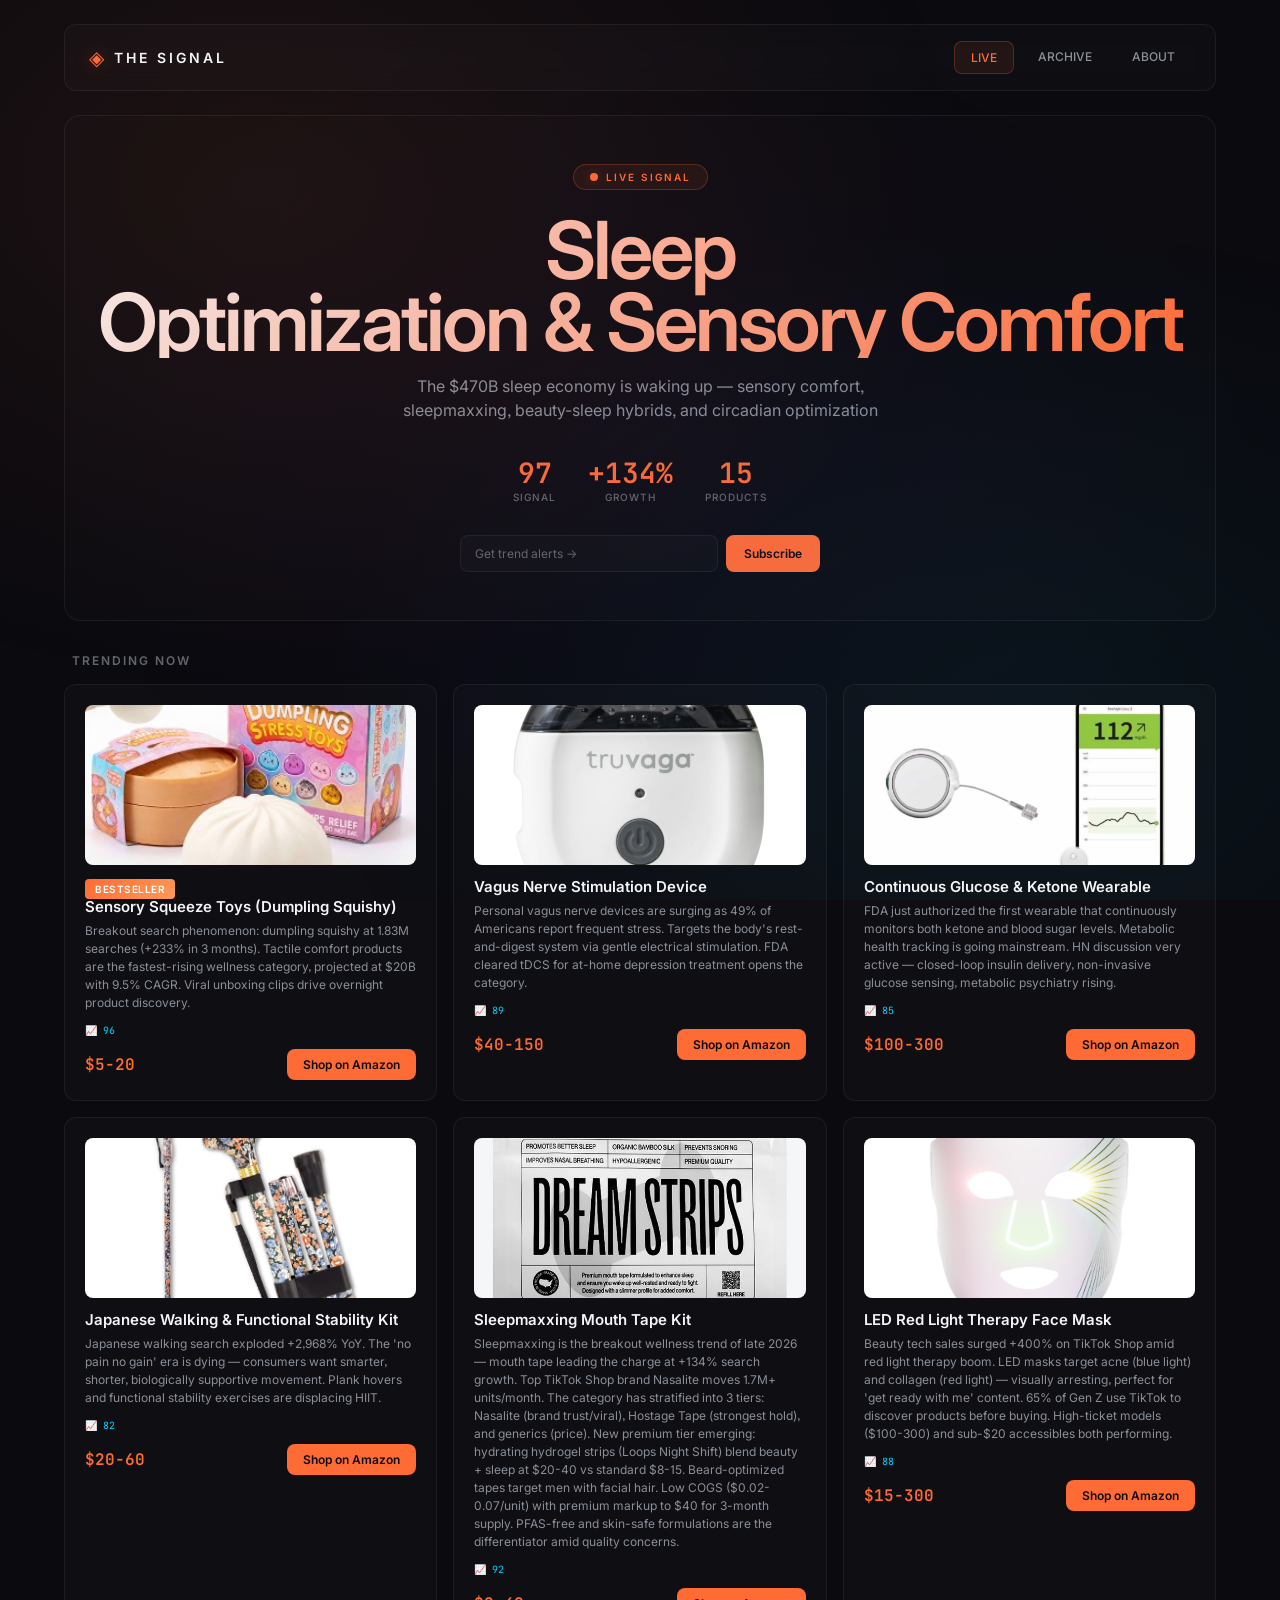
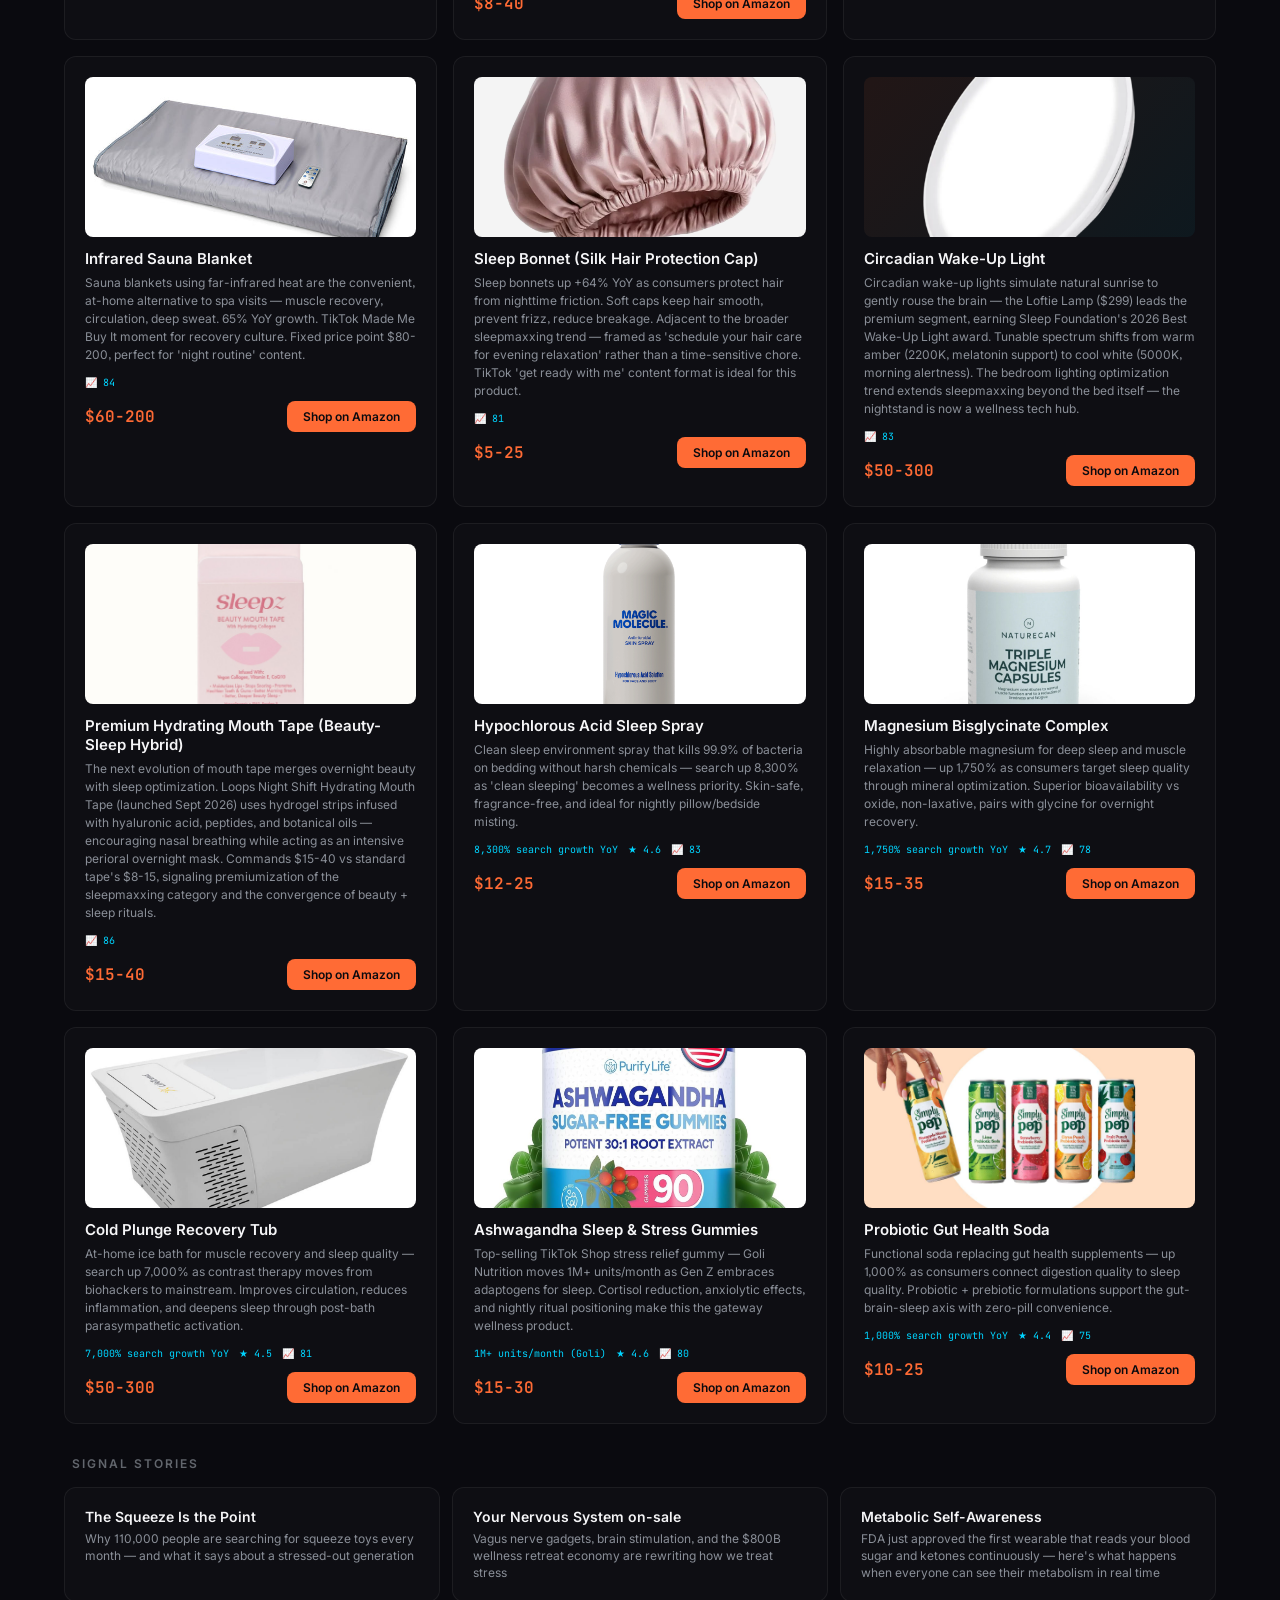
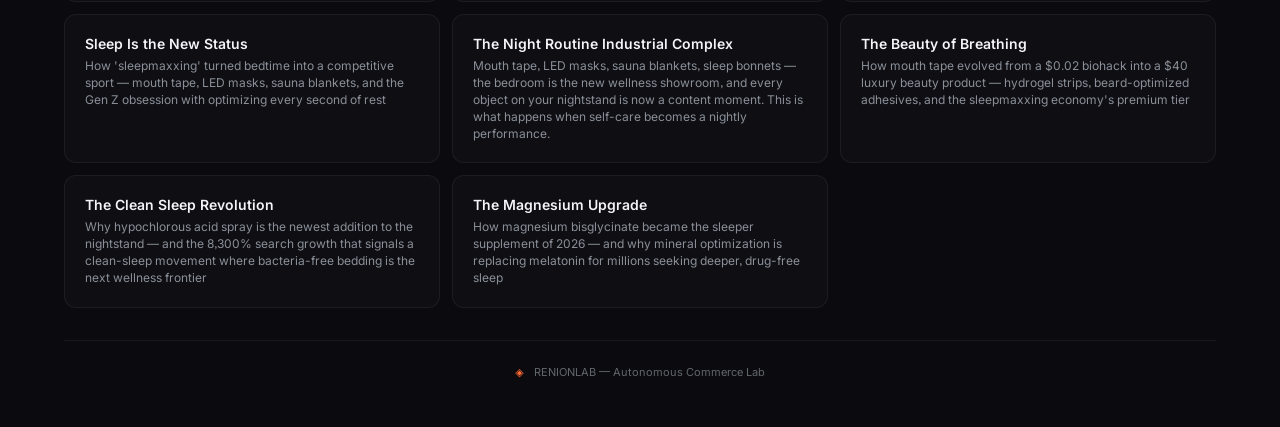
<file: website/index.html>
<!DOCTYPE html>
<html lang="en">
<head>
    <meta charset="UTF-8">
    <meta name="viewport" content="width=device-width, initial-scale=1.0">
    <title>The Signal — Discover What's Trending</title>
    <meta name="description" content="Real-time trend discovery. See what's emerging before it peaks.">
    <link rel="preconnect" href="https://fonts.googleapis.com">
    <link rel="preconnect" href="https://fonts.gstatic.com" crossorigin>
    <link href="https://fonts.googleapis.com/css2?family=Inter:opsz,wght@14..32,400;14..32,510;14..32,590;14..32,600&family=JetBrains+Mono:wght@400;510&display=swap" rel="stylesheet">
    <link rel="stylesheet" href="css/style.css">
</head>
<body>
    <div id="app">
        <div class="ambient"></div>
        
        <header class="header">
            <div class="logo">
                <span class="logo-mark">◈</span>
                <span class="logo-text">THE SIGNAL</span>
            </div>
            <nav class="nav">
                <a href="#" class="nav-link active">LIVE</a>
                <a href="#" class="nav-link">ARCHIVE</a>
                <a href="#" class="nav-link">ABOUT</a>
            </nav>
        </header>

        <section class="hero">
            <div class="hero-badge">
                <span class="badge-pulse"></span>
                <span class="badge-text">LIVE SIGNAL</span>
            </div>
            <h1 class="hero-title">Sleep<br>Optimization</h1>
            <p class="hero-subtitle">The $470B sleep economy is waking up. Here's what's trending right now.</p>
            <div class="hero-metrics">
                <div class="metric">
                    <span class="metric-value">94</span>
                    <span class="metric-label">SIGNAL</span>
                </div>
                <div class="metric">
                    <span class="metric-value">+134%</span>
                    <span class="metric-label">GROWTH</span>
                </div>
                <div class="metric">
                    <span class="metric-value">15</span>
                    <span class="metric-label">PRODUCTS</span>
                </div>
            </div>
            <div class="email-capture">
                <input type="email" class="email-input" placeholder="Get trend alerts →">
                <button class="email-btn">Subscribe</button>
            </div>
        </section>

        <section class="trending">
            <h2 class="section-heading">TRENDING NOW</h2>
            <div class="products" id="products-grid">
                <!-- Products injected by JS -->
            </div>
        </section>

        <section class="stories">
            <h2 class="section-heading">SIGNAL STORIES</h2>
            <div class="stories-list" id="stories-list">
                <!-- Stories injected by JS -->
            </div>
        </section>

        <footer class="footer">
            <span class="footer-mark">◈</span>
            <span>RENIONLAB — Autonomous Commerce Lab</span>
        </footer>
    </div>

    <script src="js/main.js"></script>
</body>
</html>
</file>
<file: website/css/style.css>
/* === THE SIGNAL — Commercial CSS === */

:root {
    --bg: #0a0a0f;
    --bg-card: rgba(255,255,255,0.02);
    --bg-elevated: rgba(255,255,255,0.04);
    --fg: #f5f5f7;
    --fg-muted: #8a8f98;
    --fg-subtle: #62666d;
    --accent: #ff6b35;
    --accent-glow: rgba(255,107,53,0.3);
    --accent2: #00d4ff;
    --accent3: #7b2ff7;
    --border: rgba(255,255,255,0.06);
    --border-accent: rgba(255,107,53,0.25);
    --font: 'Inter', system-ui, sans-serif;
    --mono: 'JetBrains Mono', monospace;
    --radius: 8px;
    --radius-lg: 12px;
    --radius-xl: 16px;
}

* { margin: 0; padding: 0; box-sizing: border-box; }

body {
    background: var(--bg);
    color: var(--fg);
    font-family: var(--font);
    font-feature-settings: "cv01", "ss03";
    -webkit-font-smoothing: antialiased;
    min-height: 100vh;
    overflow-x: hidden;
}

/* === AMBIENT BACKGROUND === */

.ambient {
    position: fixed; inset: 0; z-index: 0;
    background: 
        radial-gradient(ellipse at 20% 20%, rgba(255,107,53,0.08) 0%, transparent 50%),
        radial-gradient(ellipse at 80% 80%, rgba(0,212,255,0.05) 0%, transparent 50%),
        radial-gradient(ellipse at 50% 50%, rgba(123,47,247,0.03) 0%, transparent 70%);
    pointer-events: none;
}

#app {
    position: relative; z-index: 1;
    max-width: 1200px;
    margin: 0 auto;
    padding: 24px;
}

/* === HEADER === */

.header {
    display: flex; align-items: center;
    justify-content: space-between;
    padding: 16px 24px;
    background: rgba(255,255,255,0.02);
    border: 1px solid var(--border);
    border-radius: var(--radius-lg);
    backdrop-filter: blur(12px);
    margin-bottom: 24px;
}
.logo { display: flex; align-items: center; gap: 10px; }
.logo-mark {
    font-size: 20px; color: var(--accent);
    text-shadow: 0 0 20px var(--accent-glow);
    animation: pulse 2s ease-in-out infinite;
}
.logo-text {
    font-size: 14px; font-weight: 600;
    letter-spacing: 3px;
}
.nav { display: flex; gap: 8px; }
.nav-link {
    font-size: 12px; font-weight: 510;
    color: var(--fg-muted); text-decoration: none;
    padding: 8px 16px;
    border-radius: var(--radius);
    transition: all 0.2s ease;
}
.nav-link:hover { color: var(--fg); background: var(--bg-card); }
.nav-link.active {
    color: var(--accent);
    background: rgba(255,107,53,0.08);
    border: 1px solid var(--border-accent);
}

/* === HERO === */

.hero {
    padding: 48px 32px;
    text-align: center;
    background: rgba(255,255,255,0.01);
    border: 1px solid var(--border);
    border-radius: var(--radius-xl);
    margin-bottom: 32px;
}
.hero-badge {
    display: inline-flex; align-items: center; gap: 8px;
    padding: 6px 16px;
    background: rgba(255,107,53,0.08);
    border: 1px solid var(--border-accent);
    border-radius: 9999px;
    margin-bottom: 24px;
}
.badge-pulse {
    width: 8px; height: 8px;
    background: var(--accent); border-radius: 50%;
    box-shadow: 0 0 12px var(--accent-glow);
    animation: pulse 1.5s ease-in-out infinite;
}
.badge-text {
    font-size: 10px; font-weight: 600;
    color: var(--accent); text-transform: uppercase;
    letter-spacing: 2px;
}
.hero-title {
    font-size: clamp(48px, 8vw, 80px); font-weight: 600;
    line-height: 0.9; letter-spacing: -3px;
    margin-bottom: 16px;
    background: linear-gradient(135deg, var(--fg) 0%, var(--accent) 100%);
    -webkit-background-clip: text;
    -webkit-text-fill-color: transparent;
    background-clip: text;
}
.hero-subtitle {
    font-size: 16px; color: var(--fg-muted);
    max-width: 500px; margin: 0 auto 32px;
    line-height: 1.5;
}
.hero-metrics {
    display: flex; justify-content: center; gap: 32px;
    margin-bottom: 32px;
}
.metric {
    display: flex; flex-direction: column; align-items: center;
}
.metric-value {
    font-size: 28px; font-weight: 600;
    color: var(--accent);
    font-family: var(--mono);
}
.metric-label {
    font-size: 10px; font-weight: 510;
    color: var(--fg-subtle); text-transform: uppercase;
    letter-spacing: 1px;
}
.email-capture {
    display: flex; gap: 8px;
    max-width: 360px; margin: 0 auto;
}
.email-input {
    flex: 1;
    padding: 10px 14px;
    background: var(--bg-card);
    border: 1px solid var(--border);
    border-radius: var(--radius);
    color: var(--fg);
    font-size: 12px;
    font-family: var(--font);
    outline: none;
    transition: border-color 0.2s ease;
}
.email-input::placeholder { color: var(--fg-subtle); }
.email-input:focus { border-color: var(--border-accent); }
.email-btn {
    padding: 10px 18px;
    background: var(--accent);
    border: none;
    border-radius: var(--radius);
    color: var(--bg);
    font-size: 12px;
    font-weight: 590;
    cursor: pointer;
    transition: background 0.2s ease;
    font-family: var(--font);
    white-space: nowrap;
}
.email-btn:hover { background: var(--accent-hover, #ff8a56); }

/* === TRENDING PRODUCTS === */

.section-heading {
    font-size: 12px; font-weight: 600;
    color: var(--fg-subtle); text-transform: uppercase;
    letter-spacing: 2px;
    margin-bottom: 16px;
    padding-left: 8px;
}
.products {
    display: grid;
    grid-template-columns: repeat(auto-fill, minmax(280px, 1fr));
    gap: 16px;
    margin-bottom: 32px;
}
.product {
    background: var(--bg-card);
    border: 1px solid var(--border);
    border-radius: var(--radius-lg);
    padding: 20px;
    transition: all 0.3s ease;
    cursor: pointer;
    position: relative;
    overflow: hidden;
}
.product::before {
    content: '';
    position: absolute; top: 0; left: 0; right: 0; height: 2px;
    background: linear-gradient(90deg, var(--accent), var(--accent2));
    opacity: 0;
    transition: opacity 0.3s ease;
}
.product:hover {
    background: var(--bg-elevated);
    border-color: rgba(255,255,255,0.1);
    transform: translateY(-4px);
    box-shadow: 0 12px 40px rgba(0,0,0,0.4);
}
.product:hover::before { opacity: 1; }
.product-image {
    width: 100%;
    height: 160px;
    overflow: hidden;
    border-radius: var(--radius);
    margin-bottom: 12px;
    background: linear-gradient(135deg, rgba(255,107,53,0.08), rgba(0,212,255,0.05));
}
.product-image img {
    width: 100%;
    height: 100%;
    object-fit: cover;
    object-position: center;
    display: block;
}
.product-tag {
    font-size: 10px; font-weight: 600;
    padding: 4px 10px;
    border-radius: 4px;
    text-transform: uppercase;
    letter-spacing: 0.5px;
}
.tag-hot {
    background: linear-gradient(135deg, #ff6b35, #ff9a56);
    color: white;
}
.tag-trend {
    background: linear-gradient(135deg, #00d4ff, #33ddff);
    color: white;
}
.tag-new {
    background: linear-gradient(135deg, #7b2ff7, #b47cff);
    color: white;
}
.tag-top {
    background: linear-gradient(135deg, #ffe66d, #ff9a56);
    color: #0a0a0f;
}
.product-name {
    font-size: 15px; font-weight: 600;
    margin-bottom: 6px;
}
.product-desc {
    font-size: 12px; color: var(--fg-muted);
    line-height: 1.5;
    margin-bottom: 12px;
}
.product-proof {
    display: flex; gap: 10px; align-items: center;
    margin-bottom: 12px;
    font-size: 10px;
    font-family: var(--mono);
}
.proof-item {
    color: var(--accent2);
}
.product-meta {
    display: flex; justify-content: space-between; align-items: center;
}
.product-price {
    font-size: 16px; font-weight: 600;
    color: var(--accent);
    font-family: var(--mono);
}
.product-cta {
    font-size: 12px; font-weight: 590;
    color: var(--bg); text-decoration: none;
    padding: 8px 16px;
    background: var(--accent);
    border-radius: var(--radius);
    transition: all 0.2s ease;
}
.product-cta:hover {
    background: var(--accent-hover, #ff8a56);
}

/* === STORIES === */

.stories {
    margin-bottom: 32px;
}
.stories-list {
    display: grid;
    grid-template-columns: repeat(auto-fill, minmax(280px, 1fr));
    gap: 12px;
}
.story {
    background: var(--bg-card);
    border: 1px solid var(--border);
    border-radius: var(--radius-lg);
    padding: 20px;
    transition: all 0.2s ease;
}
.story:hover {
    border-color: rgba(0,212,255,0.2);
    background: rgba(0,212,255,0.02);
}
.story h3 {
    font-size: 14px; font-weight: 590;
    margin-bottom: 6px;
}
.story p {
    font-size: 12px; color: var(--fg-muted);
    line-height: 1.4;
}

/* === FOOTER === */

.footer {
    display: flex; align-items: center; justify-content: center; gap: 10px;
    padding: 24px;
    font-size: 11px; color: var(--fg-subtle);
    border-top: 1px solid var(--border);
}
.footer-mark {
    color: var(--accent);
}

/* === ANIMATIONS === */

@keyframes pulse {
    0%, 100% { opacity: 1; transform: scale(1); }
    50% { opacity: 0.5; transform: scale(1.1); }
}

/* === RESPONSIVE === */

@media (max-width: 768px) {
    #app { padding: 16px; }
    .hero { padding: 32px 20px; }
    .hero-metrics { gap: 20px; flex-wrap: wrap; }
    .metric-value { font-size: 22px; }
    .products { grid-template-columns: 1fr; }
    .stories-list { grid-template-columns: 1fr; }
}

@media (max-width: 480px) {
    .header { flex-direction: column; gap: 12px; }
    .nav { gap: 4px; }
    .nav-link { padding: 6px 10px; font-size: 11px; }
    .hero-title { font-size: 40px; }
    .email-capture { flex-direction: column; }
}
</file>
